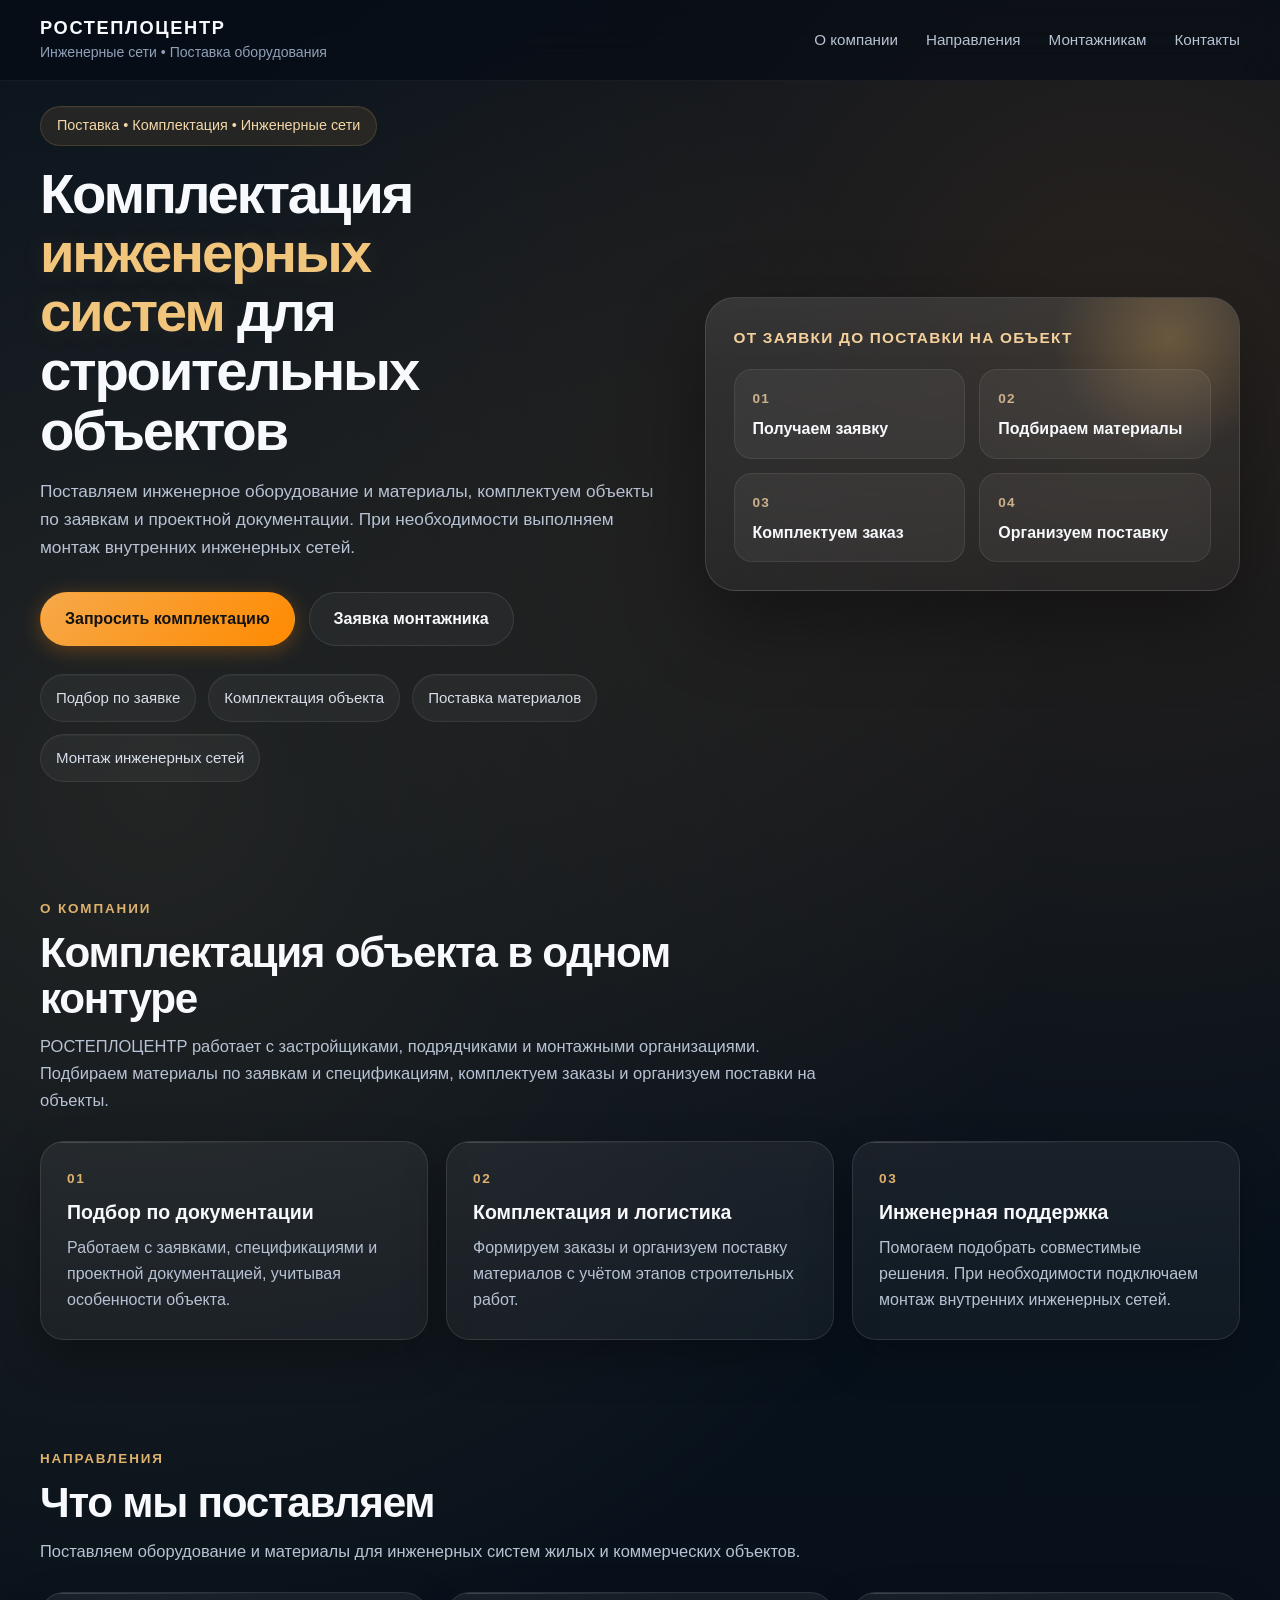
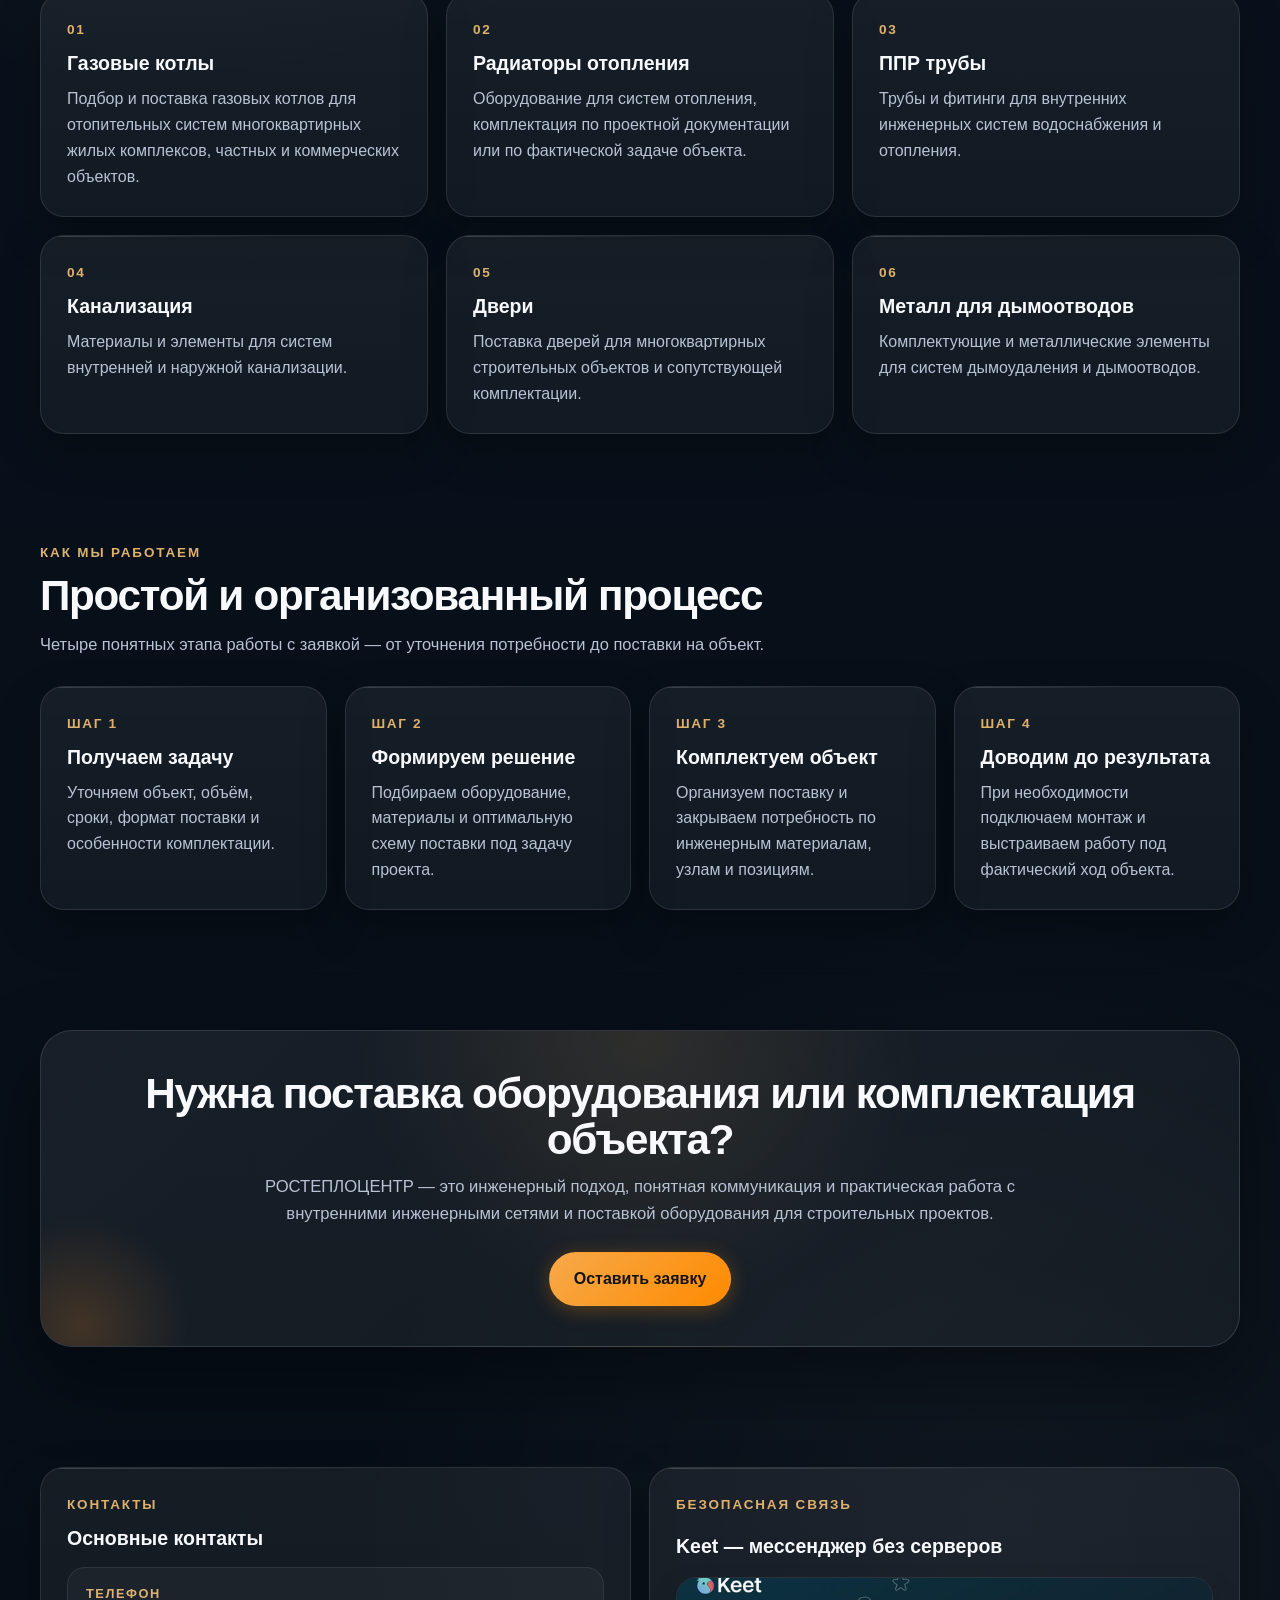
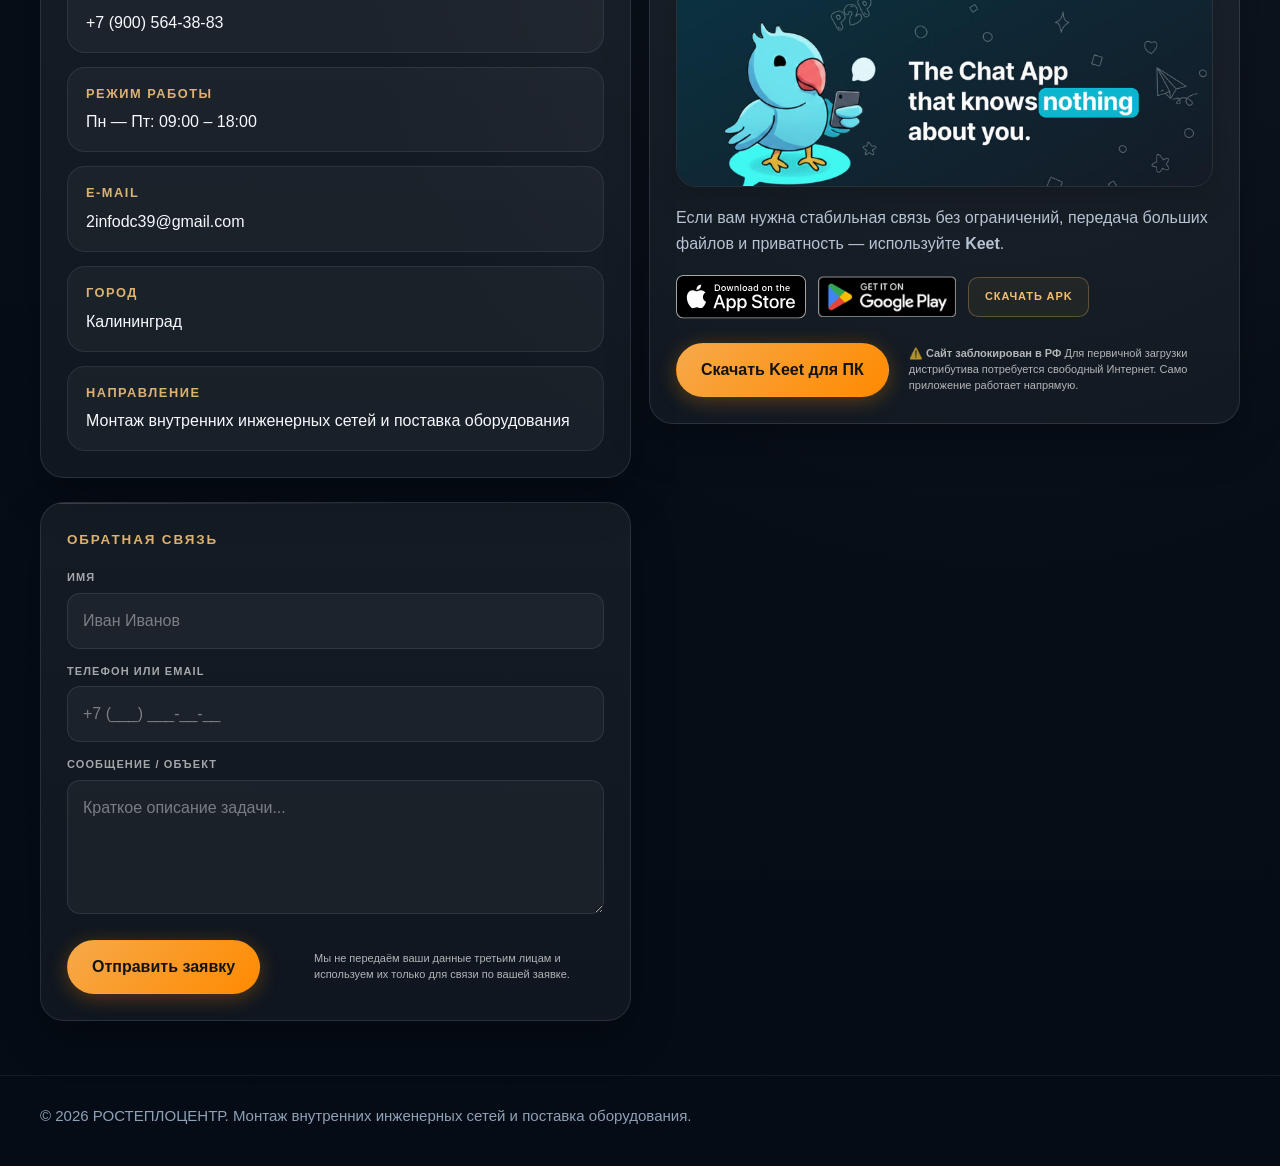
<file: index.html>
<!DOCTYPE html>
<html lang="ru">
<head>
  <meta charset="UTF-8" />
  <meta name="viewport" content="width=device-width, initial-scale=1.0" />

  <title>РОСТЕПЛОЦЕНТР — монтаж внутренних инженерных сетей и поставка оборудования</title>
  <meta name="description" content="РОСТЕПЛОЦЕНТР — поставка инженерного оборудования и материалов, комплектация объектов и монтаж внутренних инженерных сетей для жилых и коммерческих проектов." />

  <link rel="icon" href="favicon.ico" sizes="any">
  <link rel="apple-touch-icon" sizes="180x180" href="apple-touch-icon.png">
  <link rel="icon" type="image/png" sizes="32x32" href="favicon-32x32.png">
  <link rel="icon" type="image/png" sizes="16x16" href="favicon-16x16.png">
  <link rel="manifest" href="site.webmanifest">

  <link rel="stylesheet" href="css/site.css">
  <script src="js/site.js" defer></script>
  <script src="js/navigation.js" defer></script>

  <meta property="og:type" content="website">
  <meta property="og:title" content="РОСТЕПЛОЦЕНТР — монтаж инженерных сетей">
  <meta property="og:description" content="Поставка инженерного оборудования, комплектация объектов и монтаж внутренних инженерных систем.">
  <meta property="og:image" content="https://rosteplocentre.github.io/apple-touch-icon.png">

</head>
<body>

  <header class="site-header">
    <div class="container site-header__inner">
      <div class="logo">
        <div class="logo__title">РОСТЕПЛОЦЕНТР</div>
        <div class="logo__subtitle">Инженерные сети • Поставка оборудования</div>
      </div>

      <button class="menu-toggle" type="button" aria-expanded="false" aria-controls="main-navigation" aria-label="Открыть меню"><span></span><span></span><span></span></button>
      <nav class="nav" id="main-navigation" aria-label="Основная навигация">
        <a href="#about">О компании</a>
        <a href="#services">Направления</a>
        <a href="installers.html">Монтажникам</a>
        <a href="#contacts">Контакты</a>
      </nav>
    </div>
  </header>

  <main>
    <section class="hero">
      <div class="container hero__grid">
        <div>
          <div class="badge">Поставка • Комплектация • Инженерные сети</div>
          <h1>Комплектация <span class="hero__accent">инженерных систем</span> для строительных объектов</h1>
          <p class="lead">Поставляем инженерное оборудование и материалы, комплектуем объекты по заявкам и проектной документации. При необходимости выполняем монтаж внутренних инженерных сетей.</p>
          <div class="hero__actions">
            <a class="btn btn--primary btn--cta" href="#contact-form">Запросить комплектацию</a>
            <a class="btn btn--ghost" href="installers.html">Заявка монтажника</a>
          </div>
          <ul class="hero__facts">
            <li>Подбор по заявке</li><li>Комплектация объекта</li><li>Поставка материалов</li><li>Монтаж инженерных сетей</li>
          </ul>
        </div>
        <div class="hero-card">
          <div class="hero-card__title">От заявки до поставки на объект</div>
          <div class="hero-card__grid">
            <div class="mini-card"><span>01</span><strong>Получаем заявку</strong></div>
            <div class="mini-card"><span>02</span><strong>Подбираем материалы</strong></div>
            <div class="mini-card"><span>03</span><strong>Комплектуем заказ</strong></div>
            <div class="mini-card"><span>04</span><strong>Организуем поставку</strong></div>
          </div>
        </div>
      </div>
    </section>

    <section id="about">
      <div class="container">
        <div class="section-head">
          <div class="kicker">О компании</div>
          <h2>Комплектация объекта в одном контуре</h2>
          <p>РОСТЕПЛОЦЕНТР работает с застройщиками, подрядчиками и монтажными организациями. Подбираем материалы по заявкам и спецификациям, комплектуем заказы и организуем поставки на объекты.</p>
        </div>
        <div class="advantages">
          <div class="card"><div class="service__num">01</div><h3>Подбор по документации</h3><p>Работаем с заявками, спецификациями и проектной документацией, учитывая особенности объекта.</p></div>
          <div class="card"><div class="service__num">02</div><h3>Комплектация и логистика</h3><p>Формируем заказы и организуем поставку материалов с учётом этапов строительных работ.</p></div>
          <div class="card"><div class="service__num">03</div><h3>Инженерная поддержка</h3><p>Помогаем подобрать совместимые решения. При необходимости подключаем монтаж внутренних инженерных сетей.</p></div>
        </div>
      </div>
    </section>

    <section id="services">
      <div class="container">
        <div class="section-head">
          <div class="kicker">Направления</div>
          <h2>Что мы поставляем</h2>
          <p>
            Поставляем оборудование и материалы для инженерных систем жилых и коммерческих объектов.
          </p>
        </div>

        <div class="services">
          <div class="card">
            <div class="service__num">01</div>
            <h3>Газовые котлы</h3>
            <p>
              Подбор и поставка газовых котлов для отопительных систем многоквартирных жилых комплексов, частных и коммерческих объектов.
            </p>
          </div>

          <div class="card">
            <div class="service__num">02</div>
            <h3>Радиаторы отопления</h3>
            <p>
              Оборудование для систем отопления, комплектация по проектной документации или по фактической задаче объекта.
            </p>
          </div>

          <div class="card">
            <div class="service__num">03</div>
            <h3>ППР трубы</h3>
            <p>
              Трубы и фитинги для внутренних инженерных систем водоснабжения и отопления.
            </p>
          </div>

          <div class="card">
            <div class="service__num">04</div>
            <h3>Канализация</h3>
            <p>
              Материалы и элементы для систем внутренней и наружной канализации.
            </p>
          </div>

          <div class="card">
            <div class="service__num">05</div>
            <h3>Двери</h3>
            <p>
              Поставка дверей для многоквартирных строительных объектов и сопутствующей комплектации.
            </p>
          </div>

          <div class="card">
            <div class="service__num">06</div>
            <h3>Металл для дымоотводов</h3>
            <p>
              Комплектующие и металлические элементы для систем дымоудаления и дымоотводов.
            </p>
          </div>
        </div>
      </div>
    </section>

    <section>
      <div class="container">
        <div class="section-head">
          <div class="kicker">Как мы работаем</div>
          <h2>Простой и организованный процесс</h2>
          <p>
            Четыре понятных этапа работы с заявкой — от уточнения потребности до поставки на объект.
          </p>
        </div>

        <div class="steps">
          <div class="card">
            <div class="step__num">Шаг 1</div>
            <h3>Получаем задачу</h3>
            <p>Уточняем объект, объём, сроки, формат поставки и особенности комплектации.</p>
          </div>

          <div class="card">
            <div class="step__num">Шаг 2</div>
            <h3>Формируем решение</h3>
            <p>Подбираем оборудование, материалы и оптимальную схему поставки под задачу проекта.</p>
          </div>

          <div class="card">
            <div class="step__num">Шаг 3</div>
            <h3>Комплектуем объект</h3>
            <p>Организуем поставку и закрываем потребность по инженерным материалам, узлам и позициям.</p>
          </div>

          <div class="card">
            <div class="step__num">Шаг 4</div>
            <h3>Доводим до результата</h3>
            <p>При необходимости подключаем монтаж и выстраиваем работу под фактический ход объекта.</p>
          </div>
        </div>
      </div>
    </section>

    <section class="cta">
      <div class="container">
        <div class="cta__box">
          <h2>Нужна поставка оборудования или комплектация объекта?</h2>
          <p>
            РОСТЕПЛОЦЕНТР — это инженерный подход, понятная коммуникация и практическая работа
            с внутренними инженерными сетями и поставкой оборудования для строительных проектов.
          </p>
          <a class="btn btn--primary btn--cta" href="#contact-form">Оставить заявку</a>
        </div>
      </div>
    </section>

    <section id="contacts">
      <div class="container">
        <div class="contacts-grid">
          <div class="stack">
            <div class="card">
              <div class="kicker">Контакты</div>
              <h3>Основные контакты</h3>

              <div class="contact-list">
                <div class="contact-item">
                  <div class="contact-item__label">Телефон</div>
                  <div class="contact-item__value">
                    <a href="tel:+79005643883">+7 (900) 564-38-83</a>
                  </div>
                </div>

                <div class="contact-item">
                  <div class="contact-item__label">Режим работы</div>
                  <div class="contact-item__value">Пн — Пт: 09:00 – 18:00</div>
                </div>

                <div class="contact-item">
                  <div class="contact-item__label">E-mail</div>
                  <div class="contact-item__value">
                    <a href="mailto:2infodc39@gmail.com">2infodc39@gmail.com</a>
                  </div>
                </div>

                <div class="contact-item">
                  <div class="contact-item__label">Город</div>
                  <div class="contact-item__value">Калининград</div>
                </div>

                <div class="contact-item">
                  <div class="contact-item__label">Направление</div>
                  <div class="contact-item__value">
                    Монтаж внутренних инженерных сетей и поставка оборудования
                  </div>
                </div>
              </div>
            </div>

            <div class="card contact-form-card">
              <div class="kicker">Обратная связь</div>

              <form id="contact-form" action="https://formspree.io/f/mlgodned" method="POST">
                <div>
                  <label for="name">Имя</label>
                  <input id="name" type="text" name="name" placeholder="Иван Иванов" required>
                </div>

                <div>
                  <label for="contact">Телефон или Email</label>
                  <input id="contact" type="text" name="contact" placeholder="+7 (___) ___-__-__" required>
                </div>

                <div>
                  <label for="message">Сообщение / Объект</label>
                  <textarea id="message" name="message" rows="4" placeholder="Краткое описание задачи..." required></textarea>
                </div>

                <div class="form-actions">
                  <button type="submit" class="btn btn--primary btn--cta">
                    Отправить заявку
                  </button>

                  <div class="form-note">
                    Мы не передаём ваши данные третьим лицам и используем их только для связи по вашей заявке.
                  </div>
                </div>
              </form>

              <div id="form-thanks">
                <div style="font-size: 40px; margin-bottom: 10px;">✉️</div>
                <h4>Заявка принята</h4>
                <p>Мы свяжемся с вами в ближайшее время для уточнения деталей.</p>
              </div>
            </div>
          </div>

          <div class="card keet-card keet-card--compact">
            <div class="kicker">Безопасная связь</div>
            <h3>Keet — мессенджер без серверов</h3>

            <a href="https://keet.io/" target="_blank" rel="noopener">
              <img src="images/keet-banner.png" alt="Keet Messenger" class="keet-card__image" />
            </a>

            <p>
              Если вам нужна стабильная связь без ограничений, передача больших файлов и приватность —
              используйте <strong>Keet</strong>.
            </p>

            <div class="keet-store-badges">
              <a href="https://apps.apple.com/us/app/keet-by-holepunch/id6443880549" target="_blank" rel="noopener">
                <img src="/images/download_appstore.svg" width="130" height="40" alt="Download on App Store">
              </a>

              <a href="https://play.google.com/store/apps/details?id=io.keet.app" target="_blank" rel="noopener">
                <img src="/images/download_play.webp" width="138" height="40" alt="Get it on Google Play">
              </a>

              <a href="https://github.com/holepunchto/keet-mobile-releases/releases" target="_blank" rel="noopener" class="download-apk">
                Скачать APK
              </a>
            </div>



            <div class="secure-contact__actions">
              <div class="action-wrapper">
                <a href="https://keet.io/download/" target="_blank" rel="noopener" class="btn btn--primary btn--cta">
                  Скачать Keet для ПК
                </a>

                <div class="form-note">
                  <strong>⚠️ Сайт заблокирован в РФ</strong>
                  <span>Для первичной загрузки дистрибутива потребуется свободный Интернет. Само приложение работает напрямую.</span>
                </div>
              </div>
            </div>
          </div>
        </div>
      </div>
    </section>
  </main>

  <footer class="footer">
    <div class="container">
      © 2026 РОСТЕПЛОЦЕНТР. Монтаж внутренних инженерных сетей и поставка оборудования.
    </div>
  </footer>

</body>
</html>
</file>
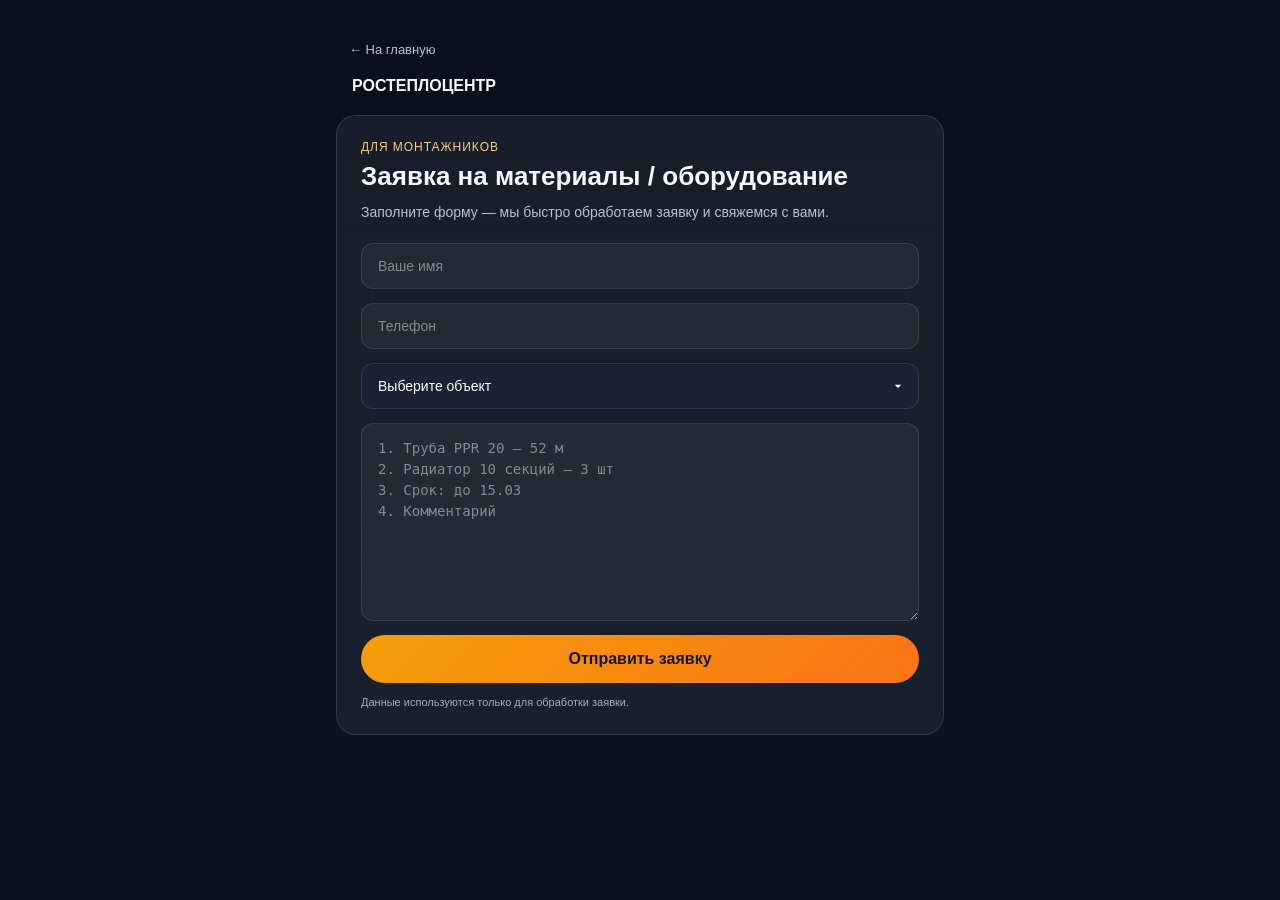
<file: installers.html>
<!DOCTYPE html>
<html lang="ru">
<head>
  <meta charset="UTF-8" />
  <meta name="viewport" content="width=device-width, initial-scale=1.0" />

  <title>Заявка для монтажников — РОСТЕПЛОЦЕНТР</title>

  <style>
    :root {
      --bg: #0b1220;
      --card: rgba(255,255,255,0.06);
      --border: rgba(255,255,255,0.12);
      --text: #f5f7fb;
      --muted: #b7c0d1;
      --accent: #f59e0b;
      --accent-2: #f97316;
    }

    * {
      box-sizing: border-box;
    }

    body {
      margin: 0;
      font-family: -apple-system, BlinkMacSystemFont, "Segoe UI", Inter, Arial, sans-serif;
      background: linear-gradient(180deg, #09101c, #0b1220);
      color: var(--text);
    }

    .container {
      max-width: 640px;
      margin: 0 auto;
      padding: 40px 16px;
    }

    .logo {
      font-weight: 800;
      margin-bottom: 20px;
      font-size: 16px;
    }

    .card {
      background: var(--card);
      border: 1px solid var(--border);
      border-radius: 20px;
      padding: 24px;
    }

    .kicker {
      font-size: 12px;
      color: #ffca7a;
      text-transform: uppercase;
      letter-spacing: 0.08em;
      margin-bottom: 8px;
    }

    h1 {
      margin: 0 0 10px;
      font-size: 26px;
      line-height: 1.15;
    }

    p {
      color: var(--muted);
      font-size: 14px;
      margin: 0 0 20px;
      line-height: 1.5;
    }

    .back {
      display: inline-block;
      margin-bottom: 20px;
      font-size: 13px;
      color: var(--muted);
      text-decoration: none;
    }

    .form-group {
      width: 100%;
      margin-bottom: 14px;
    }

    input,
    textarea,
    select {
      width: 100%;
      display: block;
      box-sizing: border-box;
      padding: 14px 16px;
      border-radius: 12px;
      border: 1px solid rgba(255,255,255,0.1);
      background: rgba(255,255,255,0.05);
      color: #fff;
      font-size: 14px;
      outline: none;
    }

    input::placeholder,
    textarea::placeholder {
      color: rgba(255,255,255,0.45);
    }

    textarea {
      min-height: 160px;
      resize: vertical;
      line-height: 1.5;
    }

    input:focus,
    select:focus,
    textarea:focus {
      border-color: rgba(255, 157, 77, 0.6);
      box-shadow: 0 0 0 2px rgba(255, 157, 77, 0.15);
    }

    select {
      padding-right: 40px;
      background:
        #1a2233
        url("data:image/svg+xml,%3Csvg fill='white' height='20' viewBox='0 0 24 24' width='20' xmlns='http://www.w3.org/2000/svg'%3E%3Cpath d='M7 10l5 5 5-5z'/%3E%3C/svg%3E")
        no-repeat right 12px center;
      background-size: 16px;
      appearance: none;
      -webkit-appearance: none;
      -moz-appearance: none;
    }

    select option {
      background: #1a2233;
      color: #fff;
    }

    button {
      width: 100%;
      padding: 15px 18px;
      border-radius: 999px;
      border: none;
      font-weight: 700;
      font-size: 16px;
      color: #111827;
      background: linear-gradient(135deg, var(--accent), var(--accent-2));
      cursor: pointer;
      transition: 0.2s ease;
    }

    button:hover {
      filter: brightness(1.04);
    }

    button:disabled {
      opacity: 0.8;
      cursor: default;
    }

    .note {
      font-size: 11px;
      opacity: 0.65;
      margin-top: 12px;
      line-height: 1.35;
    }

    #thanks {
      display: none;
      text-align: center;
      padding: 20px 0 8px;
    }

    #thanks h3 {
      margin: 0 0 10px;
      color: #ffca7a;
      font-size: 22px;
    }

    #thanks p {
      margin: 0;
    }

    @media (max-width: 640px) {
      .container {
        padding: 28px 14px;
      }

      .card {
        padding: 20px;
      }

      h1 {
        font-size: 22px;
      }
    }
  </style>
</head>

<body>
  <div class="container">
    <a href="/" class="back">&emsp;← На главную</a>

    <div class="logo">&emsp;РОСТЕПЛОЦЕНТР</div>

    <div class="card">
      <div class="kicker">Для монтажников</div>
      <h1>Заявка на материалы / оборудование</h1>

      <p>
        Заполните форму — мы быстро обработаем заявку и свяжемся с вами.
      </p>

      <form id="installer-form" action="https://formspree.io/f/xbdplpyg" method="POST">

        <input type="hidden" name="_subject" id="subject-field">
        
        <div class="form-group">
          <input type="text" name="name" placeholder="Ваше имя" id="name-field" required>
        </div>

        <div class="form-group">
          <input type="text" name="phone" placeholder="Телефон" required>
        </div>

        <div class="form-group">
          <select name="object" id="object-field" required>
            <option value="">Выберите объект</option>
            <option>Янтарный</option>
            <option>Светлогорск</option>
            <option>Пионерский (ЖК Рыбное)</option>
            <option>Понартская</option>            
            <option>Коммунистическая</option>
            <option>Суздальская</option>
            <option>Персональная</option>
            <option>Иное</option>
          </select>
        </div>

        <div class="form-group">
          <textarea
            name="message"
            rows="8"
            placeholder="1. Труба PPR 20 — 52 м&#10;2. Радиатор 10 секций — 3 шт&#10;3. Срок: до 15.03&#10;4. Комментарий"
            required
          ></textarea>
        </div>

        <input type="hidden" name="form_type" value="installer">

        <button type="submit" id="submit-btn">Отправить заявку</button>

        <div class="note">
          Данные используются только для обработки заявки.
        </div>
      </form>

      <div id="thanks">
        <h3>Заявка отправлена</h3>
        <p>Мы свяжемся с вами в ближайшее время.</p>
      </div>
    </div>
  </div>
  
  <script>
  document.getElementById('installer-form').addEventListener('submit', function () {
    const name = document.getElementById('name-field').value || 'Без имени';
    const object = document.getElementById('object-field').value || 'Без объекта';
  
    document.getElementById('subject-field').value =
      `Заявка | ${name} | ${object}`;
  });
  </script>
  
  <script>
    const form = document.getElementById('installer-form');
    const thanks = document.getElementById('thanks');
    const submitBtn = document.getElementById('submit-btn');

    form.addEventListener('submit', async function (e) {
      e.preventDefault();

      submitBtn.textContent = 'Отправка...';
      submitBtn.disabled = true;

      const data = new FormData(form);

      const response = await fetch(form.action, {
        method: 'POST',
        body: data,
        headers: { 'Accept': 'application/json' }
      });

      if (response.ok) {
        form.style.display = 'none';
        thanks.style.display = 'block';
        form.reset();
      } else {
        submitBtn.textContent = 'Отправить заявку';
        submitBtn.disabled = false;
        alert('Не удалось отправить заявку. Попробуйте ещё раз.');
      }
    });
  </script>
</body>
</html>
</file>
<file: css/site.css>
:root {
  --bg: #07111d;
  --bg-deep: #050c15;
  --bg-soft: #0d1726;
  --surface: rgba(255, 255, 255, 0.05);
  --surface-2: rgba(255, 255, 255, 0.07);
  --surface-3: rgba(255, 255, 255, 0.09);
  --border: rgba(255, 255, 255, 0.1);
  --border-strong: rgba(255, 255, 255, 0.14);
  --text: #f7f9fc;
  --muted: #b7c2d3;
  --muted-2: #8fa0b7;
  --accent: #e7b15d;
  --accent-2: #f28c28;
  --accent-soft: rgba(231, 177, 93, 0.14);
  --success: #d6b075;
  --shadow-xl: 0 30px 80px rgba(0, 0, 0, 0.38);
  --shadow-lg: 0 18px 44px rgba(0, 0, 0, 0.28);
  --shadow-md: 0 12px 28px rgba(0, 0, 0, 0.18);
  --radius-xl: 30px;
  --radius-lg: 24px;
  --radius-md: 18px;
  --radius-sm: 14px;
  --container: 1200px;
  --header-height: 80px;
}

* {
  box-sizing: border-box;
}

html {
  scroll-behavior: smooth;
}

body {
  margin: 0;
  color: var(--text);
  font-family: Inter, -apple-system, BlinkMacSystemFont, "Segoe UI", Roboto, Arial, sans-serif;
  line-height: 1.62;
  background:
    radial-gradient(circle at 12% 18%, rgba(231, 177, 93, 0.12), transparent 24%),
    radial-gradient(circle at 88% 8%, rgba(242, 140, 40, 0.14), transparent 22%),
    radial-gradient(circle at 78% 72%, rgba(255, 255, 255, 0.04), transparent 20%),
    linear-gradient(180deg, #07111d 0%, #08111b 35%, #050c15 100%);
  -webkit-font-smoothing: antialiased;
  text-rendering: optimizeLegibility;
}

img {
  display: block;
  max-width: 100%;
  height: auto;
}

a {
  color: inherit;
  text-decoration: none;
}

button,
input,
textarea {
  font: inherit;
}

.container {
  width: min(var(--container), calc(100% - 32px));
  margin: 0 auto;
}

.site-header {
  position: sticky;
  top: 0;
  z-index: 100;
  backdrop-filter: blur(18px);
  background: rgba(5, 12, 21, 0.66);
  border-bottom: 1px solid rgba(255,255,255,0.06);
}

.site-header__inner {
  min-height: var(--header-height);
  display: flex;
  align-items: center;
  justify-content: space-between;
  gap: 24px;
}

.logo {
  display: flex;
  flex-direction: column;
  gap: 5px;
  min-width: 0;
}

.logo__title {
  font-size: 1.14rem;
  font-weight: 800;
  letter-spacing: 0.09em;
  line-height: 1.1;
}

.logo__subtitle {
  font-size: 0.88rem;
  color: var(--muted-2);
  line-height: 1.3;
}

.nav {
  display: flex;
  align-items: center;
  gap: 28px;
  flex-wrap: wrap;
}

.nav a {
  color: var(--muted);
  font-size: 0.95rem;
  position: relative;
  transition: color 0.2s ease;
}

.nav a::after {
  content: "";
  position: absolute;
  left: 0;
  bottom: -8px;
  width: 0;
  height: 1px;
  background: linear-gradient(90deg, var(--accent), transparent);
  transition: width 0.24s ease;
}

.nav a:hover {
  color: var(--text);
}

.nav a:hover::after {
  width: 100%;
}

.btn {
  display: inline-flex;
  align-items: center;
  justify-content: center;
  min-height: 54px;
  padding: 0 24px;
  border-radius: 999px;
  border: 1px solid transparent;
  font-weight: 700;
  transition: transform 0.22s ease, box-shadow 0.22s ease, background 0.22s ease, border-color 0.22s ease;
  cursor: pointer;
  text-align: center;
  white-space: nowrap;
}

.btn:hover {
  transform: translateY(-2px);
}

.btn:active {
  transform: translateY(0);
}

.btn--primary {
  color: #131313;
  background: linear-gradient(135deg, #f0c27b 0%, #e8a44d 48%, #f08a24 100%);
  box-shadow:
    0 16px 36px rgba(240, 138, 36, 0.18),
    inset 0 1px 0 rgba(255,255,255,0.35);
}

.btn--primary:hover {
  box-shadow:
    0 20px 44px rgba(240, 138, 36, 0.28),
    inset 0 1px 0 rgba(255,255,255,0.35);
}

.btn--ghost {
  color: var(--text);
  background: rgba(255,255,255,0.04);
  border-color: rgba(255,255,255,0.1);
}

.btn--ghost:hover {
  background: rgba(255,255,255,0.08);
  border-color: rgba(255,255,255,0.16);
}

.btn--cta {
  position: relative;
  overflow: hidden;
}

.btn--cta::before {
  content: "";
  position: absolute;
  inset: 0;
  background: linear-gradient(120deg, transparent 10%, rgba(255,255,255,0.22) 45%, transparent 75%);
  transform: translateX(-120%);
  transition: transform 0.6s ease;
}

.btn--cta:hover::before {
  transform: translateX(120%);
}

.hero {
  padding: 25px 0 62px;
}

.hero__grid {
  display: grid;
  grid-template-columns: minmax(0, 1.08fr) minmax(320px, 0.92fr);
  gap: 36px;
  align-items: center;
}

.badge {
  display: inline-flex;
  align-items: center;
  min-height: 40px;
  padding: 0 16px;
  border-radius: 999px;
  font-size: 0.9rem;
  color: #f3d7a8;
  background: rgba(231, 177, 93, 0.1);
  border: 1px solid rgba(231, 177, 93, 0.16);
  box-shadow: inset 0 1px 0 rgba(255,255,255,0.04);
  margin-bottom: 18px;
}

h1 {
  margin: 0 0 18px;
  font-size: clamp(2.5rem, 5vw, 5rem);
  line-height: 0.98;
  letter-spacing: -0.04em;
  max-width: 12.5ch;
}

.hero__accent {
  color: #f2c57c;
  text-shadow: 0 0 26px rgba(231, 177, 93, 0.1);
}

.lead {
  margin: 0 0 30px;
  max-width: 760px;
  color: var(--muted);
  font-size: 1.08rem;
}

.hero__actions {
  display: flex;
  flex-wrap: wrap;
  gap: 14px;
  margin-bottom: 28px;
}

.hero__facts {
  display: flex;
  flex-wrap: wrap;
  gap: 12px;
  list-style: none;
  padding: 0;
  margin: 0;
}

.hero__facts li {
  padding: 11px 15px;
  border-radius: 999px;
  color: #d8dfeb;
  background: rgba(255,255,255,0.045);
  border: 1px solid rgba(255,255,255,0.08);
  box-shadow: inset 0 1px 0 rgba(255,255,255,0.03);
  font-size: 0.94rem;
}

.hero-card {
  position: relative;
  padding: 28px;
  border-radius: var(--radius-xl);
  background:
    linear-gradient(180deg, rgba(255,255,255,0.09), rgba(255,255,255,0.04));
  border: 1px solid rgba(255,255,255,0.12);
  box-shadow: var(--shadow-xl);
  overflow: hidden;
  isolation: isolate;
}

.hero-card::before {
  content: "";
  position: absolute;
  top: -80px;
  right: -50px;
  width: 240px;
  height: 240px;
  border-radius: 50%;
  background: radial-gradient(circle, rgba(231, 177, 93, 0.28), transparent 68%);
  z-index: -1;
}

.hero-card::after {
  content: "";
  position: absolute;
  inset: 0;
  background: linear-gradient(180deg, rgba(255,255,255,0.02), transparent 28%);
  pointer-events: none;
}

.hero-card__title {
  margin-bottom: 18px;
  font-size: 0.96rem;
  color: #f4d09b;
  font-weight: 700;
  letter-spacing: 0.08em;
  text-transform: uppercase;
}

.hero-card__grid {
  display: grid;
  grid-template-columns: 1fr 1fr;
  gap: 14px;
}

.mini-card {
  min-height: 100%;
  padding: 18px;
  border-radius: 18px;
  background: rgba(255,255,255,0.055);
  border: 1px solid rgba(255,255,255,0.08);
  backdrop-filter: blur(8px);
}

.mini-card span {
  display: block;
  margin-bottom: 8px;
  color: #ccb18a;
  font-size: 0.85rem;
  letter-spacing: 0.08em;
  font-weight: 700;
}

.mini-card strong {
  display: block;
  line-height: 1.35;
  font-size: 1rem;
}

section {
  padding: 54px 0;
  scroll-margin-top: 96px;
}

.section-head {
  max-width: 790px;
  margin-bottom: 28px;
}

.kicker {
  margin-bottom: 10px;
  color: #deb16d;
  font-size: 0.84rem;
  font-weight: 800;
  letter-spacing: 0.14em;
  text-transform: uppercase;
}

h2 {
  margin: 0 0 12px;
  font-size: clamp(1.95rem, 3.3vw, 3.2rem);
  line-height: 1.08;
  letter-spacing: -0.03em;
}

.section-head p {
  margin: 0;
  color: var(--muted);
  font-size: 1.03rem;
}

.services,
.advantages,
.steps,
.contacts-grid {
  display: grid;
  gap: 18px;
}

.services,
.advantages {
  grid-template-columns: repeat(3, minmax(0, 1fr));
}

.steps {
  grid-template-columns: repeat(4, minmax(0, 1fr));
}

.contacts-grid {
  grid-template-columns: minmax(0, 1fr) minmax(0, 1fr);
  align-items: start;
}

.stack {
  display: flex;
  flex-direction: column;
  gap: 24px;
}

.card {
  position: relative;
  min-width: 0;
  padding: 26px;
  border-radius: var(--radius-lg);
  background:
    linear-gradient(180deg, rgba(255,255,255,0.06), rgba(255,255,255,0.045));
  border: 1px solid var(--border);
  box-shadow: var(--shadow-lg);
  overflow: hidden;
}

.card::before {
  content: "";
  position: absolute;
  inset: 0 0 auto 0;
  height: 1px;
  background: linear-gradient(90deg, rgba(255,255,255,0.18), transparent 60%);
  pointer-events: none;
}

.card h3 {
  margin: 0 0 10px;
  font-size: 1.22rem;
  line-height: 1.28;
}

.card p {
  margin: 0;
  color: var(--muted);
}

.service__num,
.step__num {
  margin-bottom: 10px;
  color: #dfb06c;
  font-size: 0.85rem;
  font-weight: 800;
  letter-spacing: 0.12em;
  text-transform: uppercase;
}

.advantage__icon {
  width: 50px;
  height: 50px;
  margin-bottom: 14px;
  display: grid;
  place-items: center;
  border-radius: 15px;
  font-size: 1.25rem;
  background: rgba(231, 177, 93, 0.1);
  border: 1px solid rgba(231, 177, 93, 0.14);
  box-shadow: inset 0 1px 0 rgba(255,255,255,0.05);
}

.cta {
  padding: 66px 0;
}

.cta__box {
  position: relative;
  padding: 40px 34px;
  border-radius: 32px;
  text-align: center;
  background:
    radial-gradient(circle at top center, rgba(231, 177, 93, 0.12), transparent 42%),
    linear-gradient(135deg, rgba(255,255,255,0.07), rgba(255,255,255,0.04));
  border: 1px solid rgba(255,255,255,0.12);
  box-shadow: var(--shadow-xl);
  overflow: hidden;
}

.cta__box::after {
  content: "";
  position: absolute;
  inset: auto auto -90px -70px;
  width: 220px;
  height: 220px;
  border-radius: 50%;
  background: radial-gradient(circle, rgba(242, 140, 40, 0.2), transparent 70%);
  pointer-events: none;
}

.cta__box p {
  max-width: 760px;
  margin: 0 auto 24px;
  color: var(--muted);
  font-size: 1.04rem;
}

.contact-list {
  display: grid;
  gap: 14px;
  margin-top: 16px;
}

.contact-item {
  padding: 16px 18px;
  border-radius: 18px;
  background: rgba(255,255,255,0.04);
  border: 1px solid rgba(255,255,255,0.08);
}

.contact-item__label {
  margin-bottom: 5px;
  color: #dcb274;
  font-size: 0.8rem;
  letter-spacing: 0.12em;
  text-transform: uppercase;
  font-weight: 800;
}

.contact-item__value {
  color: var(--text);
  font-size: 1rem;
  word-break: break-word;
}

.contact-item__value a:hover {
  color: #f0c988;
}

.contact-form-card,
.keet-card {
  display: flex;
  flex-direction: column;
  gap: 18px;
}

.contact-form-card .kicker,
.keet-card .kicker,
.contact-form-card h3,
.keet-card h3 {
  margin: 0;
}

.contact-form-card form {
  display: flex;
  flex-direction: column;
  gap: 14px;
}

.contact-form-card label {
  display: block;
  margin-bottom: 6px;
  color: rgba(255,255,255,0.62);
  font-size: 11px;
  font-weight: 800;
  letter-spacing: 0.1em;
  text-transform: uppercase;
}

.contact-form-card input,
.contact-form-card textarea {
  width: 100%;
  padding: 14px 15px;
  color: #fff;
  background: rgba(255,255,255,0.045);
  border: 1px solid rgba(255,255,255,0.09);
  border-radius: 13px;
  outline: none;
  transition: border-color 0.2s ease, box-shadow 0.2s ease, background 0.2s ease;
}

.contact-form-card input::placeholder,
.contact-form-card textarea::placeholder {
  color: rgba(255,255,255,0.42);
}

.contact-form-card textarea {
  min-height: 125px;
  resize: vertical;
}

.contact-form-card input:focus,
.contact-form-card textarea:focus {
  background: rgba(255,255,255,0.065);
  border-color: rgba(231, 177, 93, 0.45);
  box-shadow: 0 0 0 3px rgba(231, 177, 93, 0.08);
}

.form-actions {
  display: flex;
  align-items: center;
  justify-content: space-between;
  gap: 14px;
  flex-wrap: wrap;
  margin-top: 4px;
}

.form-note {
  max-width: 290px;
  color: rgba(255,255,255,0.68);
  font-size: 11px;
  line-height: 1.45;
}

#form-thanks {
  display: none;
  text-align: center;
  padding: 32px 0 10px;
}

#form-thanks h4 {
  margin: 0 0 10px;
  color: #f0bd74;
  font-size: 1.1rem;
}

#form-thanks p {
  margin: 0;
  color: rgba(255,255,255,0.72);
  font-size: 0.9rem;
}

.keet-card__image {
  border-radius: 20px;
  border: 1px solid rgba(255,255,255,0.08);
  box-shadow: var(--shadow-md);
}

.keet-card p {
  color: var(--muted);
}

.keet-store-badges {
  display: flex;
  align-items: center;
  flex-wrap: wrap;
  gap: 12px;
}

.keet-store-badges a {
  display: inline-flex;
  align-items: center;
}

.download-apk {
  display: inline-flex;
  align-items: center;
  justify-content: center;
  min-height: 40px;
  padding: 0 16px;
  border-radius: 10px;
  background: rgba(231, 177, 93, 0.06);
  border: 1px solid rgba(231, 177, 93, 0.32);
  color: #f1be72;
  font-size: 11px;
  font-weight: 800;
  letter-spacing: 0.08em;
  text-transform: uppercase;
  transition: all 0.2s ease;
}

.download-apk:hover {
  background: rgba(231, 177, 93, 0.1);
  border-color: rgba(231, 177, 93, 0.5);
}

.keet-features {
  display: flex;
  flex-direction: column;
  gap: 10px;
}

.keet-features details {
  padding: 14px 16px;
  border-radius: 14px;
  background: rgba(255,255,255,0.04);
  border: 1px solid rgba(255,255,255,0.08);
  transition: background 0.2s ease, border-color 0.2s ease;
}

.keet-features details:hover {
  background: rgba(255,255,255,0.055);
  border-color: rgba(255,255,255,0.12);
}

.keet-features summary {
  position: relative;
  padding-right: 26px;
  font-weight: 700;
  color: #fff;
  list-style: none;
  cursor: pointer;
}

.keet-features summary::-webkit-details-marker {
  display: none;
}

.keet-features summary::after {
  content: "＋";
  position: absolute;
  right: 0;
  top: 0;
  color: #e4b56d;
  font-size: 1.1rem;
  line-height: 1;
}

.keet-features details[open] summary::after {
  content: "−";
}

.keet-features p {
  margin-top: 10px;
  color: var(--muted);
  font-size: 0.95rem;
}

.secure-contact__actions {
  margin-top: 6px;
}

.action-wrapper {
  display: flex;
  align-items: center;
  gap: 15px;
  flex-wrap: wrap;
}

.blocking-notice {
  max-width: 310px;
  line-height: 1.35;
}

.blocking-notice strong {
  display: block;
  margin-bottom: 3px;
  color: #efbc72;
  font-size: 13px;
}

.blocking-notice span {
  color: rgba(255,255,255,0.7);
  font-size: 11px;
}

.footer {
  padding: 28px 0 38px;
  border-top: 1px solid rgba(255,255,255,0.06);
  color: var(--muted-2);
  font-size: 0.94rem;
}

@media (max-width: 1100px) {
  .hero__grid {
    grid-template-columns: 1fr;
  }

  .services,
  .advantages {
    grid-template-columns: repeat(2, minmax(0, 1fr));
  }

  .steps {
    grid-template-columns: repeat(2, minmax(0, 1fr));
  }

  .contacts-grid {
    grid-template-columns: 1fr;
  }
}

@media (max-width: 760px) {
  :root {
    --header-height: 70px;
  }

  .container {
    width: min(var(--container), calc(100% - 20px));
  }

  .nav {
    display: none;
  }

  .hero {
    padding: 25px 0 38px;
  }

  h1 {
    max-width: none;
    font-size: clamp(2.1rem, 10vw, 3.25rem);
  }

  .lead {
    font-size: 1rem;
  }

  .hero__actions,
  .form-actions,
  .action-wrapper {
    flex-direction: column;
    align-items: stretch;
  }

  .btn,
  .form-actions .btn,
  .action-wrapper .btn {
    width: 100%;
  }

  .hero-card,
  .card,
  .cta__box {
    padding: 20px;
  }

  .hero-card__grid,
  .services,
  .advantages,
  .steps {
    grid-template-columns: 1fr;
  }

  section {
    padding: 40px 0;
  }

  .hero__facts li {
    width: 100%;
    border-radius: 16px;
  }

  .form-note,
  .blocking-notice {
    max-width: none;
  }

  .badge {
    min-height: auto;
    padding: 10px 14px;
    line-height: 1.4;
  }
}

@media (max-width: 420px) {
  .logo__title {
    font-size: 1rem;
  }

  .logo__subtitle {
    font-size: 0.8rem;
  }
}
/* Кнопка + текст справа */
.action-wrapper {
  display: flex;
  align-items: center;
  gap: 20px;
  flex-wrap: wrap;
}

/* Добавь hover для карточек */
.card {
  transition: all 0.3s ease;
}

.card:hover {
  transform: translateY(-4px);
  box-shadow: 0 10px 30px rgba(0,0,0,0.3);
}
/* Чуть “дороже” кнопка */
.btn--primary {
  background: linear-gradient(135deg, #f6a94a, #ff8a00);
  box-shadow: 0 4px 20px rgba(255,138,0,0.3);
}

/* Site refresh v1: clearer hero and accessible mobile navigation */
.hero h1 { max-width: 15ch; font-size: clamp(2.4rem, 4.4vw, 4.4rem); line-height: 1.05; }
.hero__actions .btn--ghost { box-shadow: none; }
.menu-toggle { display: none; width: 44px; height: 44px; padding: 10px; border: 1px solid var(--border); border-radius: 12px; background: var(--surface-2); cursor: pointer; flex-direction: column; justify-content: center; gap: 5px; }
.menu-toggle span { display: block; height: 2px; width: 100%; background: var(--text); border-radius: 2px; }
.keet-card--compact .keet-card__image { max-height: 210px; width: 100%; object-fit: cover; }
a:focus-visible, button:focus-visible { outline: 3px solid var(--accent); outline-offset: 3px; }
@media (max-width: 760px) {
  .site-header__inner { position: relative; }
  .menu-toggle { display: flex; flex-shrink: 0; }
  .nav { display: none; position: absolute; top: calc(100% - 1px); left: 0; right: 0; padding: 16px; flex-direction: column; align-items: stretch; gap: 0; background: #0d1726; border: 1px solid var(--border); border-radius: 0 0 16px 16px; box-shadow: var(--shadow-lg); }
  .nav.is-open { display: flex; }
  .nav a { padding: 12px; }
  .nav a::after { display: none; }
  .hero h1 { max-width: none; font-size: clamp(2.1rem, 9vw, 3.2rem); }
}
@media (prefers-reduced-motion: reduce) { html { scroll-behavior: auto; } }
</file>
